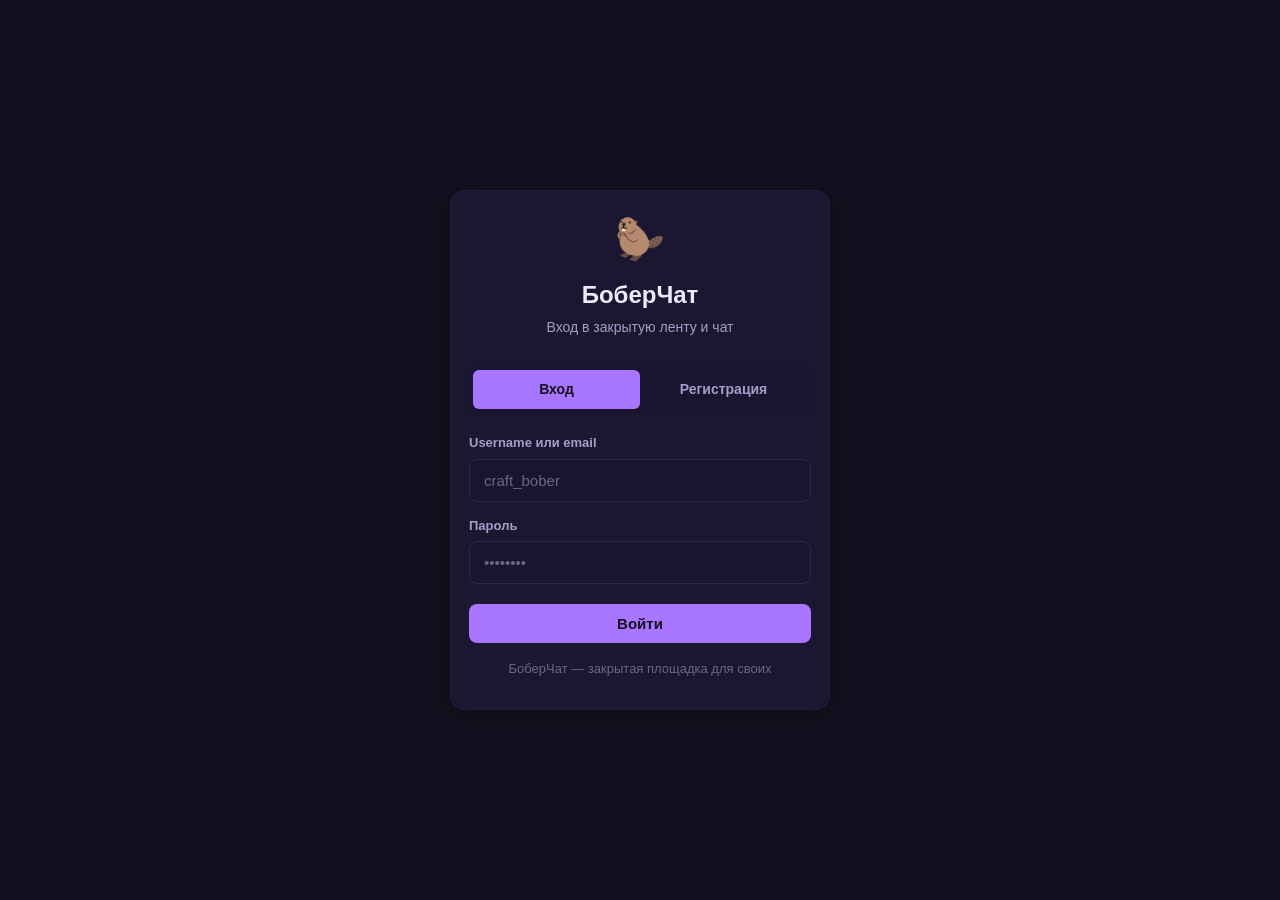
<file: public/login.html>
<!DOCTYPE html>
<html lang="ru">
<head>
<meta charset="UTF-8">
<meta name="viewport" content="width=device-width, initial-scale=1.0">
<title>БоберЧат — вход</title>
<link rel="stylesheet" href="assets/style.css?v=6">
<style>
  .auth-screen {
    min-height: 100vh;
    display: flex;
    align-items: center;
    justify-content: center;
    padding: 24px;
  }

  .auth-box {
    width: 100%;
    max-width: 380px;
  }

  .auth-logo {
    text-align: center;
    margin-bottom: 28px;
  }
  .auth-logo .emoji {
    font-size: 40px;
    display: block;
    margin-bottom: 8px;
  }
  .auth-logo h1 {
    margin: 0;
    font-size: 24px;
  }
  .auth-logo p {
    margin: 4px 0 0;
    font-size: 14px;
  }

  .auth-tabs {
    display: flex;
    background: var(--bg-input);
    border-radius: var(--radius-sm);
    padding: 4px;
    margin-bottom: 20px;
  }
  .auth-tab {
    flex: 1;
    text-align: center;
    padding: 9px;
    border-radius: 6px;
    font-size: 14px;
    font-weight: 600;
    cursor: pointer;
    color: var(--text-secondary);
  }
  .auth-tab.active {
    background: var(--accent);
    color: var(--text-on-accent);
  }

  .auth-field {
    margin-bottom: 14px;
  }

  .auth-submit {
    width: 100%;
    margin-top: 6px;
  }

  .auth-hint {
    text-align: center;
    font-size: 13px;
    color: var(--text-muted);
    margin-top: 16px;
  }

  .auth-error {
    display: none; /* показывается через JS позже */
    background: rgba(255, 107, 107, 0.12);
    color: var(--danger);
    border-radius: var(--radius-sm);
    padding: 10px 12px;
    font-size: 13px;
    margin-bottom: 14px;
  }
</style>
</head>
<body>

<div class="auth-screen">
  <div class="auth-box card">

    <div class="auth-logo">
      <span class="emoji">🦫</span>
      <h1>БоберЧат</h1>
      <p>Вход в закрытую ленту и чат</p>
    </div>

    <div class="auth-tabs">
      <div class="auth-tab active" data-tab="login">Вход</div>
      <div class="auth-tab" data-tab="register">Регистрация</div>
    </div>

    <div class="auth-error" id="authError"></div>

    <!-- Форма входа -->
    <form class="auth-form-login" id="loginForm">
      <div class="auth-field">
        <label class="field-label">Username или email</label>
        <input type="text" class="input" id="loginUsername" placeholder="craft_bober" required>
      </div>
      <div class="auth-field">
        <label class="field-label">Пароль</label>
        <input type="password" class="input" id="loginPassword" placeholder="••••••••" required>
      </div>
      <button type="submit" class="btn btn-primary auth-submit">Войти</button>
    </form>

    <!-- Форма регистрации -->
    <form class="auth-form-register" id="registerForm" style="display:none;">
      <div class="auth-field">
        <label class="field-label">Имя</label>
        <input type="text" class="input" id="registerDisplayName" placeholder="Как тебя называть" required>
      </div>
      <div class="auth-field">
        <label class="field-label">Username</label>
        <input type="text" class="input" id="registerUsername" placeholder="только англ. буквы, цифры, _" required>
      </div>
      <div class="auth-field">
        <label class="field-label">Email</label>
        <input type="email" class="input" id="registerEmail" placeholder="you@example.com" required>
      </div>
      <div class="auth-field">
        <label class="field-label">Пароль</label>
        <input type="password" class="input" id="registerPassword" placeholder="••••••••" required>
      </div>
      <button type="submit" class="btn btn-primary auth-submit">Создать аккаунт</button>
    </form>

    <p class="auth-hint">БоберЧат — закрытая площадка для своих</p>

  </div>
</div>

<script>
  const tabs = document.querySelectorAll('.auth-tab');
  const loginForm = document.getElementById('loginForm');
  const registerForm = document.getElementById('registerForm');
  const errorBox = document.getElementById('authError');

  function showError(message) {
    errorBox.textContent = message;
    errorBox.style.display = 'block';
  }
  function hideError() {
    errorBox.style.display = 'none';
  }

  tabs.forEach(tab => {
    tab.addEventListener('click', () => {
      tabs.forEach(t => t.classList.remove('active'));
      tab.classList.add('active');
      hideError();
      if (tab.dataset.tab === 'login') {
        loginForm.style.display = '';
        registerForm.style.display = 'none';
      } else {
        loginForm.style.display = 'none';
        registerForm.style.display = '';
      }
    });
  });

  loginForm.addEventListener('submit', async (e) => {
    e.preventDefault();
    hideError();

    const submitBtn = loginForm.querySelector('button[type="submit"]');
    submitBtn.disabled = true;

    try {
      const res = await fetch('api/login.php', {
        method: 'POST',
        headers: { 'Content-Type': 'application/json' },
        body: JSON.stringify({
          username: document.getElementById('loginUsername').value.trim(),
          password: document.getElementById('loginPassword').value,
        }),
      });
      const data = await res.json();

      if (!res.ok) {
        showError(data.error || 'Не удалось войти');
        return;
      }

      // Успешный вход — уходим в SPA-приложение
      window.location.href = 'app.php';
    } catch (err) {
      showError('Ошибка сети, попробуй ещё раз');
    } finally {
      submitBtn.disabled = false;
    }
  });

  registerForm.addEventListener('submit', async (e) => {
    e.preventDefault();
    hideError();

    const submitBtn = registerForm.querySelector('button[type="submit"]');
    submitBtn.disabled = true;

    try {
      const res = await fetch('api/register.php', {
        method: 'POST',
        headers: { 'Content-Type': 'application/json' },
        body: JSON.stringify({
          display_name: document.getElementById('registerDisplayName').value.trim(),
          username: document.getElementById('registerUsername').value.trim(),
          email: document.getElementById('registerEmail').value.trim(),
          password: document.getElementById('registerPassword').value,
        }),
      });
      const data = await res.json();

      if (!res.ok) {
        showError(data.error || 'Не удалось зарегистрироваться');
        return;
      }

      // Успешная регистрация — переключаем на вкладку входа
      document.querySelector('.auth-tab[data-tab="login"]').click();
      document.getElementById('loginUsername').value = document.getElementById('registerUsername').value;
      showError('Аккаунт создан! Теперь войди.');
      errorBox.style.background = 'rgba(126, 224, 129, 0.12)';
      errorBox.style.color = 'var(--success)';
    } catch (err) {
      showError('Ошибка сети, попробуй ещё раз');
    } finally {
      submitBtn.disabled = false;
    }
  });
</script>

</body>
</html>
</file>
<file: public/assets/style.css>
/* ============================================
   БоберЧат — базовая дизайн-система
   Тема по умолчанию: тёмная фиолетовая
   ============================================ */

:root {
  /* Фон */
  --bg-primary: #14101f;       /* основной фон страницы */
  --bg-secondary: #1c1730;     /* карточки, панели */
  --bg-elevated: #241d3d;      /* модалки, выпадающие меню */
  --bg-input: #191430;         /* поля ввода */

  /* Акцент (фиолетовый) */
  --accent: #a875ff;
  --accent-hover: #bd91ff;
  --accent-muted: #6b4fa0;
  --accent-soft-bg: rgba(168, 117, 255, 0.12); /* подсветка выбранного/hover */

  /* Текст */
  --text-primary: #ede8ff;
  --text-secondary: #a89cc8;
  --text-muted: #6e6389;
  --text-on-accent: #14101f;

  /* Статусы */
  --success: #7ee081;
  --warning: #f5c359;
  --danger: #ff6b6b;
  --pending: #7d8bff;          /* цвет для "на модерации" */

  /* Границы */
  --border: #2e2650;
  --border-soft: #241d3d;

  /* Радиусы и тени */
  --radius-sm: 8px;
  --radius-md: 14px;
  --radius-lg: 20px;
  --shadow-card: 0 4px 20px rgba(0, 0, 0, 0.35);

  /* Типографика */
  --font-body: -apple-system, BlinkMacSystemFont, "Segoe UI", Roboto, Arial, sans-serif;
}

/* Светлая тема (без фиолетового) — переключается классом .theme-light на <body>, задел на будущее */
.theme-light {
  --bg-primary: #f7f6fa;
  --bg-secondary: #ffffff;
  --bg-elevated: #ffffff;
  --bg-input: #f0eef5;

  --accent: #5b4b8a;
  --accent-hover: #4a3d72;
  --accent-muted: #b3a8d1;
  --accent-soft-bg: rgba(91, 75, 138, 0.08);

  --text-primary: #201c2e;
  --text-secondary: #5a5470;
  --text-muted: #918aa3;
  --text-on-accent: #ffffff;

  --border: #e3e0ec;
  --border-soft: #ececf3;
  --shadow-card: 0 4px 16px rgba(30, 20, 60, 0.08);
}

/* ============================================
   Базовые сбросы
   ============================================ */

*, *::before, *::after {
  box-sizing: border-box;
}

html, body {
  margin: 0;
  padding: 0;
}

body {
  background: var(--bg-primary);
  color: var(--text-primary);
  font-family: var(--font-body);
  font-size: 16px;
  line-height: 1.5;
  -webkit-font-smoothing: antialiased;
}

a {
  color: var(--accent);
  text-decoration: none;
}
a:hover {
  color: var(--accent-hover);
}

h1, h2, h3, h4 {
  margin: 0 0 12px;
  font-weight: 700;
  color: var(--text-primary);
}
h1 { font-size: 28px; }
h2 { font-size: 22px; }
h3 { font-size: 18px; }

p {
  margin: 0 0 12px;
  color: var(--text-secondary);
}

/* ============================================
   Кнопки
   ============================================ */

.btn {
  display: inline-flex;
  align-items: center;
  justify-content: center;
  gap: 8px;
  padding: 11px 20px;
  border-radius: var(--radius-sm);
  border: none;
  font-size: 15px;
  font-weight: 600;
  font-family: inherit;
  cursor: pointer;
  transition: background-color 0.15s ease, transform 0.1s ease;
}
.btn:active {
  transform: scale(0.97);
}

.btn-primary {
  background: var(--accent);
  color: var(--text-on-accent);
}
.btn-primary:hover {
  background: var(--accent-hover);
}

.btn-secondary {
  background: var(--bg-elevated);
  color: var(--text-primary);
  border: 1px solid var(--border);
}
.btn-secondary:hover {
  border-color: var(--accent-muted);
}

.btn-danger {
  background: var(--danger);
  color: #ffffff;
}
.btn-danger:hover {
  filter: brightness(1.1);
}

.btn-ghost {
  background: transparent;
  color: var(--text-secondary);
}
.btn-ghost:hover {
  background: var(--accent-soft-bg);
  color: var(--text-primary);
}

.btn:disabled {
  opacity: 0.5;
  cursor: not-allowed;
}

/* ============================================
   Поля ввода
   ============================================ */

.input,
.textarea {
  width: 100%;
  padding: 12px 14px;
  background: var(--bg-input);
  border: 1px solid var(--border);
  border-radius: var(--radius-sm);
  color: var(--text-primary);
  font-family: inherit;
  font-size: 15px;
  transition: border-color 0.15s ease;
}
.input::placeholder,
.textarea::placeholder {
  color: var(--text-muted);
}
.input:focus,
.textarea:focus {
  outline: none;
  border-color: var(--accent);
}

.textarea {
  resize: vertical;
  min-height: 90px;
}

.field-label {
  display: block;
  margin-bottom: 6px;
  font-size: 13px;
  font-weight: 600;
  color: var(--text-secondary);
}

/* ============================================
   Карточки
   ============================================ */

.card {
  background: var(--bg-secondary);
  border: 1px solid var(--border-soft);
  border-radius: var(--radius-md);
  padding: 18px;
  box-shadow: var(--shadow-card);
}

/* ============================================
   Значки статусов (модерация и т.п.)
   ============================================ */

.badge {
  display: inline-flex;
  align-items: center;
  gap: 6px;
  padding: 3px 10px;
  border-radius: 999px;
  font-size: 12px;
  font-weight: 600;
}

.badge-pending {
  background: rgba(125, 139, 255, 0.15);
  color: var(--pending);
}
.badge-approved {
  background: rgba(126, 224, 129, 0.15);
  color: var(--success);
}
.badge-rejected {
  background: rgba(255, 107, 107, 0.15);
  color: var(--danger);
}

/* Плейсхолдер "Загрузка…" для непроверенных полей профиля */
.moderation-placeholder {
  color: var(--text-muted);
  font-style: italic;
}

/* ============================================
   Утилиты
   ============================================ */

.container {
  max-width: 640px;
  margin: 0 auto;
  padding: 0 16px;
}

.flex {
  display: flex;
}
.flex-col {
  flex-direction: column;
}
.items-center {
  align-items: center;
}
.justify-between {
  justify-content: space-between;
}
.gap-8 { gap: 8px; }
.gap-12 { gap: 12px; }
.gap-16 { gap: 16px; }

.avatar {
  border-radius: 50%;
  object-fit: cover;
  background: var(--bg-elevated);
}
.avatar-sm { width: 32px; height: 32px; }
.avatar-md { width: 48px; height: 48px; }
.avatar-lg { width: 88px; height: 88px; }

.avatar-placeholder {
  display: flex;
  align-items: center;
  justify-content: center;
  background: var(--bg-elevated);
  border: 1px solid var(--border-soft);
  font-size: 1.4em;
  line-height: 1;
  flex-shrink: 0;
}
.avatar-lg.avatar-placeholder {
  font-size: 2.6em;
}

/* ============================================
   Нижняя навигация (мобильный формат)
   ============================================ */

.bottom-nav {
  position: fixed;
  bottom: 0;
  left: 0;
  right: 0;
  display: flex;
  background: var(--bg-secondary);
  border-top: 1px solid var(--border-soft);
  padding: 6px 8px calc(6px + env(safe-area-inset-bottom));
  z-index: 20;
}

.bottom-nav-item {
  flex: 1;
  display: flex;
  flex-direction: column;
  align-items: center;
  gap: 2px;
  padding: 6px 4px;
  border-radius: var(--radius-sm);
  color: var(--text-muted);
  font-size: 11px;
  font-weight: 600;
  text-decoration: none;
}

.bottom-nav-item .icon {
  font-size: 20px;
  line-height: 1;
}

.bottom-nav-item.active {
  color: var(--accent);
}

.bottom-nav-item:hover {
  color: var(--text-primary);
}

/* Отступ снизу у контента, чтобы нижнее меню его не перекрывало.
   Запас больше высоты самого меню, т.к. на телефонах с жест-панелью
   добавляется safe-area-inset-bottom, который может быть заметным. */
.page-content {
  padding-bottom: 110px;
}

/* ============================================
   Лента и посты
   ============================================ */

.page-header {
  max-width: 560px;
  margin: 0 auto;
  padding: 20px 16px 4px;
  font-weight: 700;
  font-size: 20px;
  display: flex;
  align-items: center;
  gap: 8px;
}

.feed {
  max-width: 560px;
  margin: 0 auto;
  padding: 0 16px;
}

/* Форма создания поста */
.composer {
  margin-bottom: 20px;
}
.composer textarea {
  margin-bottom: 10px;
}
.composer-photo-preview {
  display: none;
  position: relative;
  margin-bottom: 10px;
}
.composer-photo-preview img {
  width: 100%;
  max-height: 240px;
  object-fit: cover;
  border-radius: var(--radius-sm);
  display: block;
}
.composer-photo-remove {
  position: absolute;
  top: 8px;
  right: 8px;
  background: rgba(20, 16, 31, 0.75);
  color: #fff;
  border: none;
  border-radius: 50%;
  width: 28px;
  height: 28px;
  cursor: pointer;
  font-size: 14px;
}
.composer-footer {
  display: flex;
  justify-content: space-between;
  align-items: center;
}
.composer-photo-btn {
  cursor: pointer;
  display: inline-flex;
  align-items: center;
  gap: 6px;
  font-size: 14px;
  color: var(--text-secondary);
  background: none;
  border: none;
  font-family: inherit;
  padding: 6px 8px;
  border-radius: 6px;
}
.composer-photo-btn:hover {
  background: var(--accent-soft-bg);
  color: var(--text-primary);
}

/* Карточка поста */
.post-card {
  margin-bottom: 14px;
}
.post-header {
  display: flex;
  align-items: center;
  gap: 10px;
  margin-bottom: 12px;
}
.post-header .names {
  display: flex;
  flex-direction: column;
  line-height: 1.25;
}
.post-author-name {
  font-weight: 600;
  font-size: 14px;
  color: var(--text-primary);
}
.post-meta {
  font-size: 12px;
  color: var(--text-muted);
}
.rejection-reason {
  font-size: 12px;
  color: var(--text-muted);
  margin-top: 4px;
}
.post-text {
  color: var(--text-primary);
  margin-bottom: 12px;
  white-space: pre-wrap;
  word-break: break-word;
}
.post-image {
  width: 100%;
  max-height: 480px;
  object-fit: cover;
  border-radius: var(--radius-sm);
  margin-bottom: 12px;
  display: block;
}
.post-actions {
  display: flex;
  gap: 16px;
  border-top: 1px solid var(--border-soft);
  padding-top: 10px;
}
.post-action {
  display: flex;
  align-items: center;
  gap: 6px;
  font-size: 13px;
  color: var(--text-secondary);
  cursor: pointer;
  background: none;
  border: none;
  font-family: inherit;
  padding: 4px 6px;
  border-radius: 6px;
}
.post-action:hover {
  background: var(--accent-soft-bg);
  color: var(--text-primary);
}
.post-action.liked {
  color: var(--accent);
}
.post-action.liked.liked-lvl-2 {
  color: #c9a3ff;
}
.post-action.liked.liked-lvl-3 {
  color: #e0c3ff;
  text-shadow: 0 0 8px rgba(224, 195, 255, 0.5);
}

/* ============================================
   Модерация
   ============================================ */

.moderation-card {
  margin-bottom: 14px;
}
.moderation-card .post-meta-author {
  font-size: 13px;
  color: var(--text-secondary);
  margin-bottom: 10px;
}
.moderation-card .post-meta-author b {
  color: var(--text-primary);
}
.moderation-actions {
  display: flex;
  gap: 10px;
  margin-top: 12px;
}
.moderation-actions .btn {
  flex: 1;
}

/* ============================================
   Комментарии
   ============================================ */

.comments-section {
  display: none;
  margin-top: 12px;
  padding-top: 12px;
  border-top: 1px solid var(--border-soft);
}

.comment-item {
  display: flex;
  gap: 8px;
  margin-bottom: 10px;
}
.comment-body {
  background: var(--bg-input);
  border-radius: var(--radius-sm);
  padding: 8px 12px;
  flex: 1;
}
.comment-author {
  font-size: 13px;
  font-weight: 600;
  color: var(--text-primary);
}
.comment-text {
  font-size: 14px;
  color: var(--text-secondary);
  white-space: pre-wrap;
  word-break: break-word;
}
.comment-form {
  display: flex;
  gap: 8px;
  margin-top: 8px;
}
.comment-form input {
  flex: 1;
}
</file>
